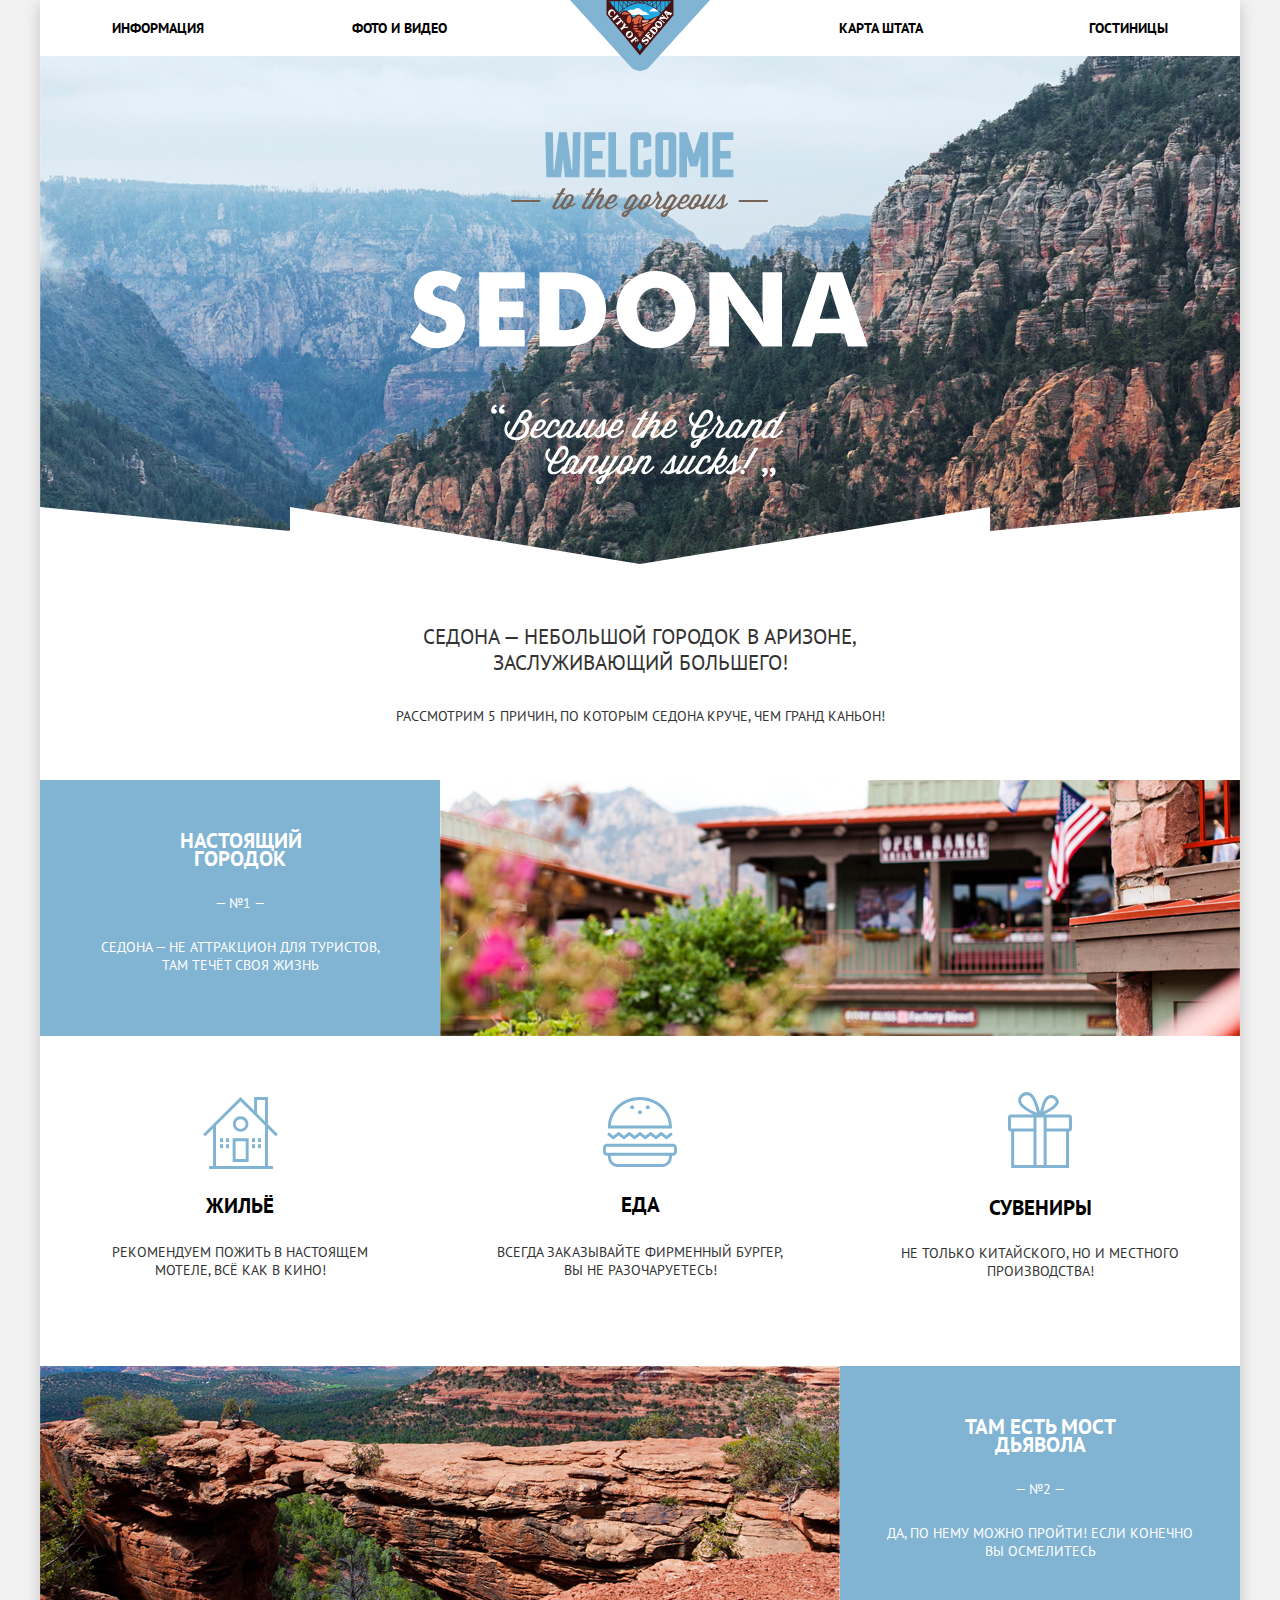
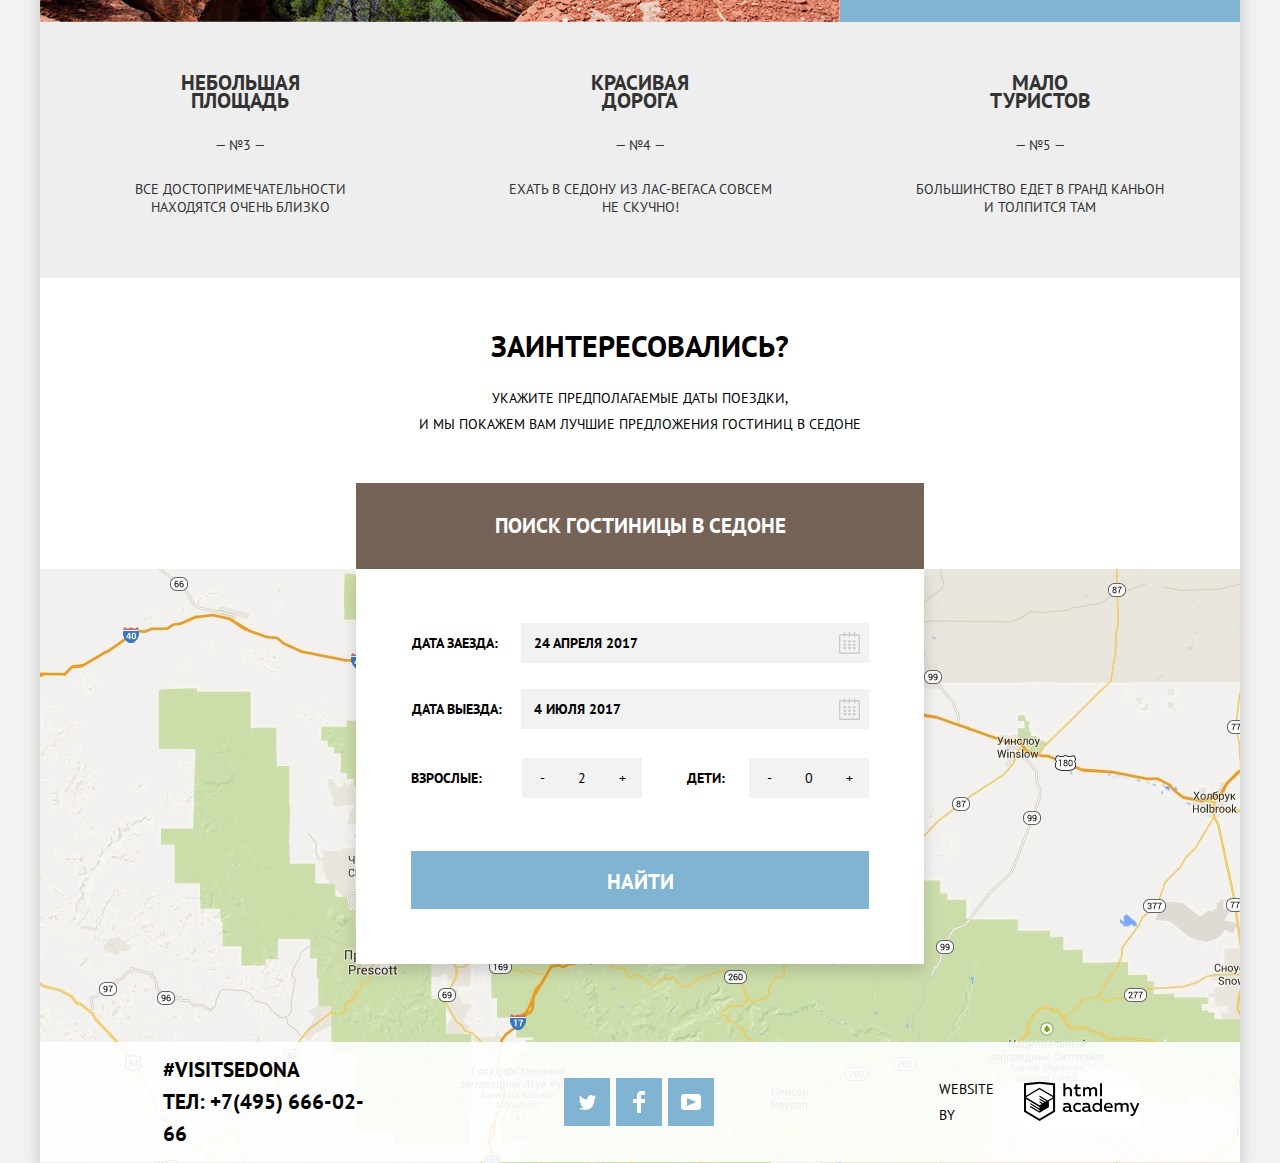
<file: index.html>
<!DOCTYPE html>
<html lang="ru">
  <head>
    <meta charset="utf-8" />
    <title>HTML Academy: Седона</title>
    <link
      href="https://fonts.googleapis.com/css?family=PT+Sans:400,700&display=swap&subset=cyrillic"
      rel="stylesheet"
    />
    <link href="css/normalize.css" rel="stylesheet" />
    <link href="css/style.css" rel="stylesheet" />
  </head>
  <body class="index-page">
    <header class="main-header">
      <nav class="main-navigation">
        <ul class="site-navigation">
          <li><a href="#">Информация</a></li>
          <li><a href="#">Фото и Видео</a></li>
          <li><a href="#">Карта Штата</a></li>
          <li><a href="inner.html">Гостиницы</a></li>
        </ul>
        <a class="main-header-logo" href="index.html"
          ><img src="img/logo.svg" height="72" width="140" alt="Логотип"
        /></a>
      </nav>
    </header>
    <main class="container">
      <div class="wel-inr-desc">
        <div class="intro">
          <h2 class="visually-hidden">Welcome to Sedona</h2>
          <img
            src="img/welcome.svg"
            height="353"
            width="459"
            alt="Приветствие"
          />
        </div>
        <div class="polygon"></div>
        <div class="advantages-intro-main">
          <p class="advantages-intro-1">
            Седона — небольшой городок в Аризоне,<br>
            заслуживающий большего!
          </p>
          <p class="advantages-intro">
            Рассмотрим 5 причин, по которым Седона круче, чем гранд каньон!
          </p>
        </div>
      </div>
      <section class="advantages">
        <div class="advantage-1">
          <p>
            <span class="advantage-header">Настоящий городок</span>
            <span class="advantage-number">— №1 —</span>
            <span class="advantage-text"
              >Седона — не аттракцион для туристов,<br>
              там течёт своя жизнь</span
            >
          </p>
          <span>
            <img
              src="img/content-photo-1.jpg"
              height="256"
              width="800"
              alt="фото дома"
            />
          </span>
        </div>
        <div class="advantage-1-list">
          <ul>
            <li>
              <h3>Жильё</h3>
              <img
                src="img/icon-house.svg"
                height="72"
                width="75"
                alt="иконка дома"
              />
              <p>
                Рекомендуем пожить в настоящем<br>
                мотеле, всё как в кино!
              </p>
            </li>
            <li>
              <h3>Еда</h3>
              <img
                src="img/icon-burger.svg"
                height="70"
                width="74"
                alt="иконка бургера"
              />
              <p>
                Всегда заказывайте фирменный бургер,<br>
                вы не разочаруетесь!
              </p>
            </li>
            <li>
              <h3>Сувениры</h3>
              <img
                src="img/icon-present.svg"
                height="76"
                width="64"
                alt="иконка сувенира"
              />
              <p>
                Не только китайского, но и местного<br>
                производства!
              </p>
            </li>
          </ul>
        </div>
        <div class="advantage-2">
          <p>
            <span class="advantage-header">Там есть Мост дьявола</span>
            <span class="advantage-number">— №2 —</span>
            <span class="advantage-text"
              >Да, по нему можно пройти! Если конечно<br>
              вы осмелитесь</span
            >
          </p>
          <span>
            <img
              src="img/content-photo-2.jpg"
              height="256"
              width="800"
              alt="фото каньена"
            />
          </span>
        </div>
        <div class="container-for-3-4-5">
          <div class="advantage-3">
            <p>
              <span class="advantage-header">Небольшая площадь</span>
              <span class="advantage-number">— №3 —</span>
              <span class="advantage-text"
                >Все достопримечательности<br>
                находятся очень близко</span
              >
            </p>
          </div>
          <div class="advantage-4">
            <p>
              <span class="advantage-header">Красивая дорога</span>
              <span class="advantage-number">— №4 —</span>
              <span class="advantage-text"
                >Ехать в Седону из Лас-Вегаса совсем<br>
                не скучно!</span
              >
            </p>
          </div>
          <div class="advantage-5">
            <p>
              <span class="advantage-header">Мало туристов</span>
              <span class="advantage-number">— №5 —</span>
              <span class="advantage-text"
                >Большинство едет в гранд каньон<br>
                и толпится там</span
              >
            </p>
          </div>
        </div>
      </section>
      <div class="appointment">
        <div class="block-appointment">
          <p class="appointment-info">
            <span>Заинтересовались?</span>
          </p>
          <p>
            Укажите предполагаемые даты поездки,<br>
            и мы покажем вам лучшие предложения гостиниц в седоне
          </p>
          <button class="block-button" type="button">
            Поиск гостиницы в Седоне
          </button>
        </div>
        <div class="form-field">
          <form class="appointment-form" action="#" method="POST">
            <p class="appointment-item">
              <label for="appointment-date-arrive">Дата заезда:</label>
              <input
                id="appointment-date-arrive"
                name="date-arrive"
                value="24 апреля 2017"
              />
              <button type="button">
                <svg
                  class="icon-calendar"
                  xmlns="http://www.w3.org/2000/svg"
                  width="21"
                  height="22"
                  viewBox="0 0 21 22"
                  fill="#cacaca"
                >
                  <path
                    d="M19.251 2.025h-2.845V.648c0-.381-.294-.689-.656-.689-.363 0-.656.308-.656.689v1.377h-3.938V.648c0-.381-.294-.689-.655-.689-.363 0-.657.308-.657.689v1.377H5.906V.648c0-.381-.294-.689-.656-.689-.363 0-.657.308-.657.689v1.377H1.75C.784 2.025 0 2.847 0 3.862v16.302C0 21.179.784 22 1.75 22h17.501c.966 0 1.749-.821 1.749-1.836V3.862c0-1.015-.783-1.837-1.749-1.837zm.437 18.139a.448.448 0 0 1-.437.459H1.75a.45.45 0 0 1-.438-.459V3.862a.45.45 0 0 1 .438-.459h2.844v1.378c0 .381.294.689.657.689.362 0 .656-.308.656-.689V3.403h3.938v1.378c0 .381.294.689.657.689.361 0 .655-.308.655-.689V3.403h3.938v1.378c0 .381.293.689.656.689.362 0 .656-.308.656-.689V3.403h2.845c.241 0 .437.206.437.459v16.302z"
                  />
                  <path
                    d="M4.594 8.225h2.625v2.066H4.594zM4.594 11.668h2.625v2.067H4.594zM4.594 15.112h2.625v2.066H4.594zM9.188 15.112h2.625v2.066H9.188zM9.188 11.668h2.625v2.067H9.188zM9.188 8.225h2.625v2.066H9.188zM13.781 15.112h2.625v2.066h-2.625zM13.781 11.668h2.625v2.067h-2.625zM13.781 8.225h2.625v2.066h-2.625z"
                  />
                </svg>
              </button>
            </p>
            <p class="appointment-item">
              <label for="appointment-date-departure">Дата выезда:</label>
              <input
                id="appointment-date-departure"
                name="date-departure"
                value="4 июля 2017"
              />
              <button type="button">
                <svg
                  class="icon-calendar"
                  xmlns="http://www.w3.org/2000/svg"
                  width="21"
                  height="22"
                  viewBox="0 0 21 22"
                  fill="#cacaca"
                >
                  <path
                    d="M19.251 2.025h-2.845V.648c0-.381-.294-.689-.656-.689-.363 0-.656.308-.656.689v1.377h-3.938V.648c0-.381-.294-.689-.655-.689-.363 0-.657.308-.657.689v1.377H5.906V.648c0-.381-.294-.689-.656-.689-.363 0-.657.308-.657.689v1.377H1.75C.784 2.025 0 2.847 0 3.862v16.302C0 21.179.784 22 1.75 22h17.501c.966 0 1.749-.821 1.749-1.836V3.862c0-1.015-.783-1.837-1.749-1.837zm.437 18.139a.448.448 0 0 1-.437.459H1.75a.45.45 0 0 1-.438-.459V3.862a.45.45 0 0 1 .438-.459h2.844v1.378c0 .381.294.689.657.689.362 0 .656-.308.656-.689V3.403h3.938v1.378c0 .381.294.689.657.689.361 0 .655-.308.655-.689V3.403h3.938v1.378c0 .381.293.689.656.689.362 0 .656-.308.656-.689V3.403h2.845c.241 0 .437.206.437.459v16.302z"
                  />
                  <path
                    d="M4.594 8.225h2.625v2.066H4.594zM4.594 11.668h2.625v2.067H4.594zM4.594 15.112h2.625v2.066H4.594zM9.188 15.112h2.625v2.066H9.188zM9.188 11.668h2.625v2.067H9.188zM9.188 8.225h2.625v2.066H9.188zM13.781 15.112h2.625v2.066h-2.625zM13.781 11.668h2.625v2.067h-2.625zM13.781 8.225h2.625v2.066h-2.625z"
                  />
                </svg>
              </button>
            </p>
            <div class="appointment-wrap">
              <p class="appointment-item-2">
                <label for="appointment-adults">Взрослые:</label>
                <button type="button">-</button>
                <input id="appointment-adults" name="adults" value="2" />
                <button type="button">+</button>
              </p>
              <p class="appointment-item-2">
                <label for="appointment-kids">Дети:</label>
                <button type="button">-</button>
                <input id="appointment-kids" name="kids" value="0" />
                <button type="button">+</button>
              </p>
            </div>
            <div class="submit-btn">
              <button class="submit-btn-1" type="submit">Найти</button>
            </div>
          </form>
        </div>
      </div>
    </main>
    <footer class="main-footer">
      <div class="footer-container">
        <div class="footer-contacts">
          <span>#visitsedona </span>
          <span>Тел: +7(495) 666-02-66</span>
        </div>
        <div class="footer-social">
          <ul>
            <li>
              <a class="social-button" href="#"
                ><span class="visually-hidden">Твиттер</span>
                <svg
                  class="icon-social"
                  fill="#ffffff"
                  version="1.1"
                  xmlns="http://www.w3.org/2000/svg"
                  xmlns:xlink="http://www.w3.org/1999/xlink"
                  x="0px"
                  y="0px"
                  width="17px"
                  height="15px"
                  viewBox="0 0 17 15"
                  enable-background="new 0 0 17 15"
                  xml:space="preserve"
                >
                  <path
                    d="M10.95,0.144c1.685-0.496,2.984,0.27,3.577,1.179c0.673-0.231,1.331-0.481,2.011-0.708
              c-0.004,0.861-0.522,1.513-0.857,1.768c0.685,0.17,1.304-0.491,1.304-0.491c-0.169,1-1.006,1.788-1.563,2.024
              c-0.231,6.75-3.175,11.217-10.077,11.082c-0.522,0,0.075,0-0.446,0c-0.41,0-4.164-0.46-4.898-1.887
              c2.271,0.196,3.893-0.422,4.693-1.177c-0.96-0.3-2.679-0.477-2.979-2.95C2.064,9.09,2.279,9.212,2.905,9.103
              C1.705,8.247,0.374,7.53,0.448,5.33c0.285,0.328,1.067,0.536,1.34,0.472c-0.703-0.241-1.97-3.36-0.894-4.952
              c1.818,1.854,3.735,3.606,7.152,3.773C8.254,2.33,9.183,0.793,10.95,0.144z"
                  />
                </svg>
              </a>
            </li>
            <li>
              <a class="social-button" href="#"
                ><span class="visually-hidden">Фейсбук</span>
                <svg
                  class="icon-social"
                  fill="#ffffff"
                  version="1.1"
                  xmlns="http://www.w3.org/2000/svg"
                  xmlns:xlink="http://www.w3.org/1999/xlink"
                  x="0px"
                  y="0px"
                  width="12px"
                  height="22px"
                  viewBox="0 0 12 22"
                  enable-background="new 0 0 12 22"
                  xml:space="preserve"
                >
                  <path
                    d="M12,4V0H8C5.791,0,4,1.791,4,4v4H0v4h4v10h4V12h4V8H8V4H12z"
                  />
                </svg>
              </a>
            </li>
            <li>
              <a class="social-button" href="#"
                ><span class="visually-hidden">Ютуб</span>
                <svg
                  class="icon-social"
                  fill="#ffffff"
                  version="1.1"
                  id="Layer_1"
                  xmlns="http://www.w3.org/2000/svg"
                  xmlns:xlink="http://www.w3.org/1999/xlink"
                  x="0px"
                  y="0px"
                  width="20px"
                  height="16px"
                  viewBox="0 0 20 16"
                  enable-background="new 0 0 20 16"
                  xml:space="preserve"
                >
                  <path
                    d="M17,0H3C1.35,0,0,1.35,0,3v10c0,1.65,1.35,3,3,3h14c1.65,0,3-1.35,3-3V3C20,1.35,18.65,0,17,0z
              M6.027,11.998V4.002L15.014,8L6.027,11.998z"
                  />
                </svg>
              </a>
            </li>
          </ul>
        </div>
        <p class="footer-copyright">
          <span>Website by</span>
          <a class="button" href="https://htmlacademy.ru/intensive/htmlcss"
            ><svg
              xmlns="http://www.w3.org/2000/svg"
              data-name="Layer 1"
              viewBox="0 0 113 39"
              width="115px"
              height="41px"
              class="icon-a"
              fill="#000000"
            >
              <path
                d="M46.84 28.22a2.07 2.07 0 0 0 .58-.11v1.4a3.41 3.41 0 0 1-1.24.22 1.75 1.75 0 0 1-1.75-1 5.08 5.08 0 0 1-3.3 1.13c-1.59 0-3.06-.87-3.06-2.68 0-2.24 2.08-2.93 3.9-2.93a11.63 11.63 0 0 1 2.28.26v-.31c0-1.09-.8-1.86-2.3-1.86a7.79 7.79 0 0 0-3.15.67v-1.79a10.72 10.72 0 0 1 3.35-.58c2.48 0 4 1.18 4 3.83v3.14a.57.57 0 0 0 .69.61zm-6.76-1.19a1.42 1.42 0 0 0 1.64 1.29 3.56 3.56 0 0 0 2.53-1v-1.51a10.21 10.21 0 0 0-1.9-.22c-1.1.01-2.27.35-2.27 1.45zM53.06 20.62a5.29 5.29 0 0 1 2.7.67v1.79a4.28 4.28 0 0 0-2.42-.73 2.89 2.89 0 1 0 0 5.76 5.26 5.26 0 0 0 2.55-.67v1.8a6.58 6.58 0 0 1-2.9.6 4.42 4.42 0 0 1-4.72-4.54 4.54 4.54 0 0 1 4.79-4.68zM65.84 28.22a2.07 2.07 0 0 0 .58-.11v1.4a3.41 3.41 0 0 1-1.24.22 1.75 1.75 0 0 1-1.75-1 5.08 5.08 0 0 1-3.3 1.13c-1.59 0-3.06-.87-3.06-2.68 0-2.24 2.08-2.93 3.9-2.93a11.63 11.63 0 0 1 2.28.26v-.31c0-1.09-.8-1.86-2.3-1.86a7.79 7.79 0 0 0-3.15.67v-1.79a10.72 10.72 0 0 1 3.35-.58c2.48 0 4 1.18 4 3.83v3.14a.57.57 0 0 0 .69.61zm-6.76-1.19a1.42 1.42 0 0 0 1.64 1.29 3.56 3.56 0 0 0 2.53-1v-1.51a10.21 10.21 0 0 0-1.9-.22c-1.11.01-2.27.35-2.27 1.45zM76.67 16.85v12.76h-1.76v-1.39a4.07 4.07 0 0 1-3.35 1.62 4.62 4.62 0 0 1 0-9.22 4 4 0 0 1 3.15 1.37v-5.14h2zm-4.76 5.48a2.9 2.9 0 0 0 0 5.8 3 3 0 0 0 2.79-1.84v-2.13a3.06 3.06 0 0 0-2.79-1.83zM82.99 20.62c3.48 0 4.68 2.81 4.12 5.34h-6.58c.22 1.57 1.75 2.22 3.35 2.22a6.41 6.41 0 0 0 2.77-.62v1.68a7.5 7.5 0 0 1-3.14.6c-2.68 0-5-1.53-5-4.61a4.39 4.39 0 0 1 4.48-4.61zm.09 1.62a2.39 2.39 0 0 0-2.57 2.26h4.85a2.06 2.06 0 0 0-2.28-2.26zM89.1 29.61v-8.75h1.73v1.09a4 4 0 0 1 2.92-1.33 3 3 0 0 1 2.73 1.4 4.33 4.33 0 0 1 3.06-1.4 3.21 3.21 0 0 1 3.32 3.52v5.47h-2V24.2a1.67 1.67 0 0 0-1.73-1.84 2.94 2.94 0 0 0-2.17 1.18V29.61h-2V24.2a1.67 1.67 0 0 0-1.73-1.84 3.11 3.11 0 0 0-2.32 1.35v5.91h-2zM111.47 20.86h2l-4.1 9.93c-.95 2.28-2.19 3-3.52 3a5 5 0 0 1-1.15-.15v-1.66a3 3 0 0 0 .89.13c.95 0 1.66-.67 2.17-2l.18-.44-4.16-8.82h2.13l3 6.6zM40.66 1.53v5a4 4 0 0 1 2.83-1.2A3.41 3.41 0 0 1 47.1 8.9v5.41h-2V9.15a1.9 1.9 0 0 0-2-2.1 3.08 3.08 0 0 0-2.44 1.46v5.8h-2V1.53h2zM52.43 2.42v3.12h3.17v1.71h-3.17v4c0 1.15.53 1.53 1.66 1.53a4.71 4.71 0 0 0 1.77-.35v1.68a7.14 7.14 0 0 1-2.35.38 2.68 2.68 0 0 1-3-2.88V7.23h-1.6V5.52h1.57V2.88zM58.1 14.29V5.54h1.73v1.09a4 4 0 0 1 2.92-1.33 3 3 0 0 1 2.73 1.4 4.33 4.33 0 0 1 3.06-1.4 3.21 3.21 0 0 1 3.32 3.52v5.47h-2V8.88a1.67 1.67 0 0 0-1.73-1.84 2.94 2.94 0 0 0-2.17 1.18V14.29h-2V8.88a1.67 1.67 0 0 0-1.73-1.84 3.11 3.11 0 0 0-2.32 1.35v5.91h-2zM74.72 1.52h1.95v12.76h-1.95zM15.44.02h-.16L0 1.62v28l15.28 9.09 15.28-9.09v-28zm13.12 28.45l-13.28 7.9L2 28.47V16.99l13.22 7.87v1.43l-9.07-5.4v1.38l9.11 5.47v1.46l-9.1-5.42v1.38l9.11 5.47 9.19-5.5V19.22l4.1-2.45v11.67zm0-13.16l-3.65 2.14-1.68 1-8-4.76v1.38l6.84 4.07h-.06l-.15.09-1 .57-5.64-3.36v1.38l4.45 2.65-1.05.7-3.36-2v1.38l2.21 1.3-2.25 1.35-13.16-7.82 13.17-7.92zm0-1.39L15.21 6.05l-13.2 7.86V3.41l13.28-1.39 13.28 1.39v10.51z"
              />
            </svg>
          </a>
        </p>
      </div>
    </footer>
  </body>
</html>
</file>
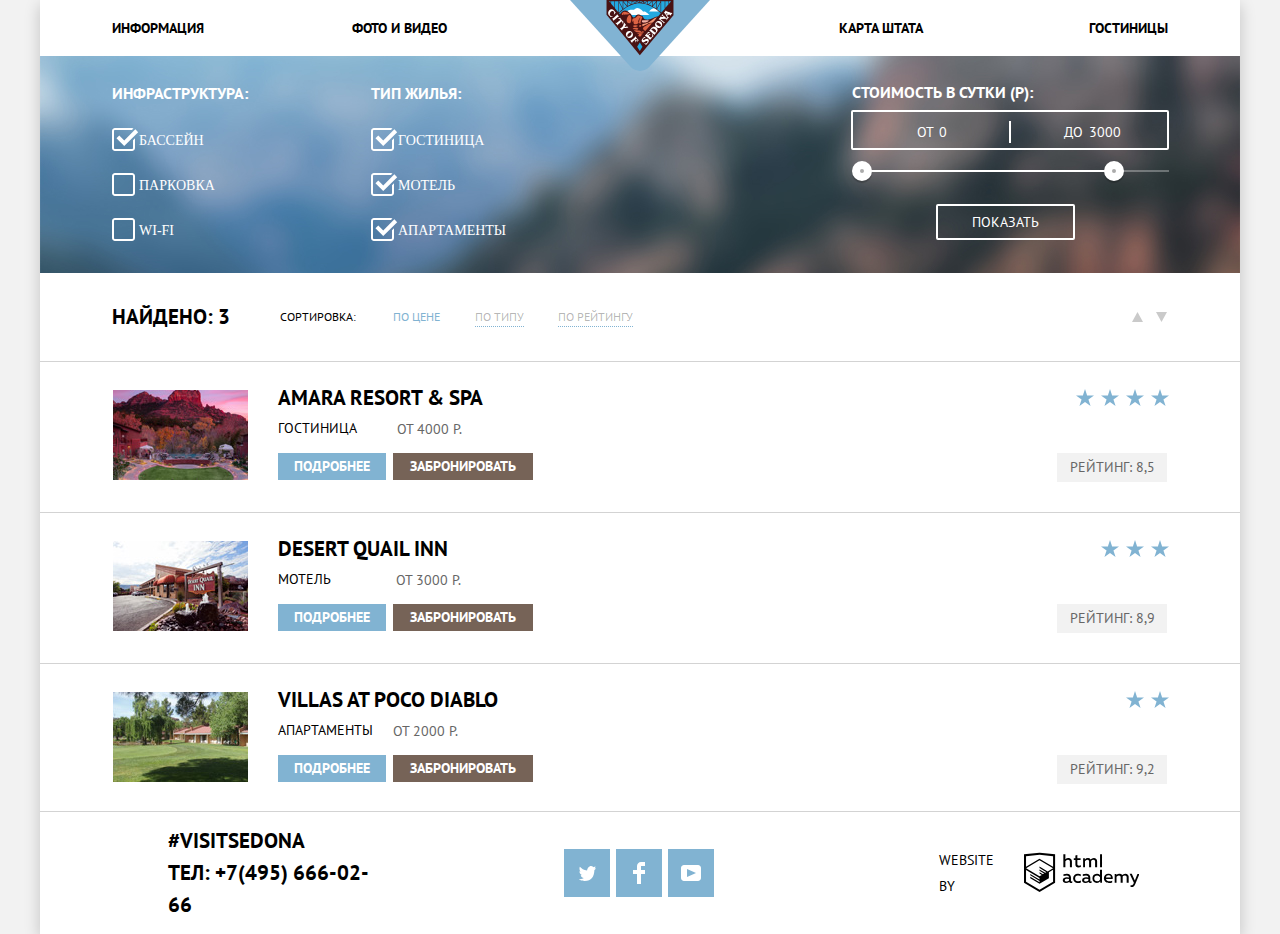
<file: inner.html>
<!DOCTYPE html>
<html lang="ru">
  <head>
    <meta charset="utf-8" />
    <title>HTML Academy: Седона</title>
    <link
      href="https://fonts.googleapis.com/css?family=PT+Sans:400,700&display=swap&subset=cyrillic"
      rel="stylesheet"
    />
    <link href="css/normalize.css" rel="stylesheet" />
    <link href="css/style.css" rel="stylesheet" />
  </head>
  <body>
    <header class="main-header">
      <nav class="main-navigation">
        <ul class="site-navigation">
          <li><a href="inner.html">Информация</a></li>
          <li><a href="#">Фото и Видео</a></li>
          <li><a href="#">Карта Штата</a></li>
          <li><a href="#">Гостиницы</a></li>
        </ul>
        <a class="main-header-logo" href="index.html"
          ><img src="img/logo.svg" height="72" width="140" alt="Логотип"
        /></a>
      </nav>
    </header>
    <main class="inner-page">
      <form class="filter" method="GET" action="#">
        <div class="block-set">
          <div class="block-1">
            <h3>Инфраструктура:</h3>
            <ul>
              <li class="filter-option">Бассейн</li>
              <li class="filter-option">Парковка</li>
              <li class="filter-option">Wi-fi</li>
            </ul>
          </div>
          <div class="block-2">
            <h3>Тип жилья:</h3>
            <ul>
              <li class="filter-option">Гостиница</li>
              <li class="filter-option">Мотель</li>
              <li class="filter-option">Апартаменты</li>
            </ul>
          </div>
          <div class="block-3">
            <div class="filter-title">Стоимость в сутки (Р):</div>
            <div class="input-wrap">
              <label class="min-price"
                >от <input type="number" name="min-price" value="0"
              /></label>
              <label class="max-price"
                >до <input type="number" name="max-price" value="3000"
              /></label>
            </div>
            <div class="price-controls">
              <div class="scale">
                <div class="bar"></div>
              </div>
              <div class="range-toggle range-toggle-min"></div>
              <div class="range-toggle range-toggle-max"></div>
            </div>
            <button class="form-button" type="submit">Показать</button>
          </div>
        </div>
      </form>
      <section class="results">
        <div class="results-1">
          <h3>Найдено: 3</h3>
        </div>
        <div class="results-2">
          <p>Сортировка:</p>
          <ul class="results-2-ul">
            <li>по цене</li>
            <li>по типу</li>
            <li>по рейтингу</li>
          </ul>
        </div>
        <div class="results-3">
          <svg
            class="icon-dir"
            xmlns="http://www.w3.org/2000/svg"
            width="11"
            height="10"
            viewBox="0 0 11 10"
          >
            <path class="icon-dir" fill="#cacaca" d="M5.5 0L0 10h11z" />
          </svg>
          <svg
            class="icon-dir"
            version="1.1"
            xmlns="http://www.w3.org/2000/svg"
            xmlns:xlink="http://www.w3.org/1999/xlink"
            x="0px"
            y="0px"
            width="11px"
            height="10px"
            viewBox="0 0 11 10"
            enable-background="new 0 0 11 10"
            xml:space="preserve"
          >
            <polyline
              class="icon-dir"
              fill="#cacaca"
              points="5.5,10 0,0 11,0 "
            />
          </svg>
        </div>
      </section>
      <div class="accommodation">
        <div class="hotel">
          <img src="img/hotel.jpg" height="90" width="135" alt="фото отеля" />
          <div class="hotel-description">
            <h3>Amara Resort & Spa</h3>
            <p>Гостиница</p>
            <p>от 4000 Р.</p>
            <button type="button">Подробнее</button>
            <button type="button">Забронировать</button>
          </div>
          <div class="hotel-info">
            <img src="img/star.svg" height="17" width="18" alt="звезда" />
            <img src="img/star.svg" height="17" width="18" alt="звезда" />
            <img src="img/star.svg" height="17" width="18" alt="звезда" />
            <img src="img/star.svg" height="17" width="18" alt="звезда" />
            <p>Рейтинг: 8,5</p>
          </div>
        </div>
        <div class="motel">
          <img src="img/motel.jpg" height="90" width="135" alt="фото мотеля" />
          <div class="motel-description">
            <h3>Desert Quail Inn</h3>
            <p>Мотель</p>
            <p>от 3000 Р.</p>
            <button type="button">Подробнее</button>
            <button type="button">Забронировать</button>
          </div>
          <div class="motel-info">
            <img src="img/star.svg" height="17" width="18" alt="звезда" />
            <img src="img/star.svg" height="17" width="18" alt="звезда" />
            <img src="img/star.svg" height="17" width="18" alt="звезда" />
            <p>Рейтинг: 8,9</p>
          </div>
        </div>
        <div class="apartment">
          <img
            src="img/apartments.jpg"
            height="90"
            width="135"
            alt="фото апартаментов"
          />
          <div class="apartment-description">
            <h3>Villas at Poco Diablo</h3>
            <p>Апартаменты</p>
            <p>от 2000 Р.</p>
            <button type="button">Подробнее</button>
            <button type="button">Забронировать</button>
          </div>
          <div class="apartment-info">
            <img src="img/star.svg" height="17" width="18" alt="звезда" />
            <img src="img/star.svg" height="17" width="18" alt="звезда" />
            <p>Рейтинг: 9,2</p>
          </div>
        </div>
      </div>
    </main>
    <footer class="inner-footer">
      <div class="footer-container">
        <div class="footer-contacts">
          <span>#visitsedona </span>
          <span>Тел: +7(495) 666-02-66</span>
        </div>
        <div class="footer-social">
          <ul>
            <li>
              <a class="social-button" href="#"
                ><span class="visually-hidden">Твиттер</span>
                <svg
                  class="icon-social"
                  fill="#ffffff"
                  version="1.1"
                  xmlns="http://www.w3.org/2000/svg"
                  xmlns:xlink="http://www.w3.org/1999/xlink"
                  x="0px"
                  y="0px"
                  width="17px"
                  height="15px"
                  viewBox="0 0 17 15"
                  enable-background="new 0 0 17 15"
                  xml:space="preserve"
                >
                  <path
                    d="M10.95,0.144c1.685-0.496,2.984,0.27,3.577,1.179c0.673-0.231,1.331-0.481,2.011-0.708
             c-0.004,0.861-0.522,1.513-0.857,1.768c0.685,0.17,1.304-0.491,1.304-0.491c-0.169,1-1.006,1.788-1.563,2.024
             c-0.231,6.75-3.175,11.217-10.077,11.082c-0.522,0,0.075,0-0.446,0c-0.41,0-4.164-0.46-4.898-1.887
             c2.271,0.196,3.893-0.422,4.693-1.177c-0.96-0.3-2.679-0.477-2.979-2.95C2.064,9.09,2.279,9.212,2.905,9.103
             C1.705,8.247,0.374,7.53,0.448,5.33c0.285,0.328,1.067,0.536,1.34,0.472c-0.703-0.241-1.97-3.36-0.894-4.952
             c1.818,1.854,3.735,3.606,7.152,3.773C8.254,2.33,9.183,0.793,10.95,0.144z"
                  />
                </svg>
              </a>
            </li>
            <li>
              <a class="social-button" href="#"
                ><span class="visually-hidden">Фейсбук</span>
                <svg
                  class="icon-social"
                  fill="#ffffff"
                  version="1.1"
                  xmlns="http://www.w3.org/2000/svg"
                  xmlns:xlink="http://www.w3.org/1999/xlink"
                  x="0px"
                  y="0px"
                  width="12px"
                  height="22px"
                  viewBox="0 0 12 22"
                  enable-background="new 0 0 12 22"
                  xml:space="preserve"
                >
                  <path
                    d="M12,4V0H8C5.791,0,4,1.791,4,4v4H0v4h4v10h4V12h4V8H8V4H12z"
                  />
                </svg>
              </a>
            </li>
            <li>
              <a class="social-button" href="#"
                ><span class="visually-hidden">Ютуб</span>
                <svg
                  class="icon-social"
                  fill="#ffffff"
                  version="1.1"
                  id="Layer_1"
                  xmlns="http://www.w3.org/2000/svg"
                  xmlns:xlink="http://www.w3.org/1999/xlink"
                  x="0px"
                  y="0px"
                  width="20px"
                  height="16px"
                  viewBox="0 0 20 16"
                  enable-background="new 0 0 20 16"
                  xml:space="preserve"
                >
                  <path
                    d="M17,0H3C1.35,0,0,1.35,0,3v10c0,1.65,1.35,3,3,3h14c1.65,0,3-1.35,3-3V3C20,1.35,18.65,0,17,0z
             M6.027,11.998V4.002L15.014,8L6.027,11.998z"
                  />
                </svg>
              </a>
            </li>
          </ul>
        </div>
        <p class="footer-copyright">
          <span>Website by</span>
          <a class="button" href="https://htmlacademy.ru/intensive/htmlcss"
            ><svg
              xmlns="http://www.w3.org/2000/svg"
              data-name="Layer 1"
              viewBox="0 0 113 39"
              width="115px"
              height="41px"
              class="icon-a"
              fill="#000000"
            >
              <path
                d="M46.84 28.22a2.07 2.07 0 0 0 .58-.11v1.4a3.41 3.41 0 0 1-1.24.22 1.75 1.75 0 0 1-1.75-1 5.08 5.08 0 0 1-3.3 1.13c-1.59 0-3.06-.87-3.06-2.68 0-2.24 2.08-2.93 3.9-2.93a11.63 11.63 0 0 1 2.28.26v-.31c0-1.09-.8-1.86-2.3-1.86a7.79 7.79 0 0 0-3.15.67v-1.79a10.72 10.72 0 0 1 3.35-.58c2.48 0 4 1.18 4 3.83v3.14a.57.57 0 0 0 .69.61zm-6.76-1.19a1.42 1.42 0 0 0 1.64 1.29 3.56 3.56 0 0 0 2.53-1v-1.51a10.21 10.21 0 0 0-1.9-.22c-1.1.01-2.27.35-2.27 1.45zM53.06 20.62a5.29 5.29 0 0 1 2.7.67v1.79a4.28 4.28 0 0 0-2.42-.73 2.89 2.89 0 1 0 0 5.76 5.26 5.26 0 0 0 2.55-.67v1.8a6.58 6.58 0 0 1-2.9.6 4.42 4.42 0 0 1-4.72-4.54 4.54 4.54 0 0 1 4.79-4.68zM65.84 28.22a2.07 2.07 0 0 0 .58-.11v1.4a3.41 3.41 0 0 1-1.24.22 1.75 1.75 0 0 1-1.75-1 5.08 5.08 0 0 1-3.3 1.13c-1.59 0-3.06-.87-3.06-2.68 0-2.24 2.08-2.93 3.9-2.93a11.63 11.63 0 0 1 2.28.26v-.31c0-1.09-.8-1.86-2.3-1.86a7.79 7.79 0 0 0-3.15.67v-1.79a10.72 10.72 0 0 1 3.35-.58c2.48 0 4 1.18 4 3.83v3.14a.57.57 0 0 0 .69.61zm-6.76-1.19a1.42 1.42 0 0 0 1.64 1.29 3.56 3.56 0 0 0 2.53-1v-1.51a10.21 10.21 0 0 0-1.9-.22c-1.11.01-2.27.35-2.27 1.45zM76.67 16.85v12.76h-1.76v-1.39a4.07 4.07 0 0 1-3.35 1.62 4.62 4.62 0 0 1 0-9.22 4 4 0 0 1 3.15 1.37v-5.14h2zm-4.76 5.48a2.9 2.9 0 0 0 0 5.8 3 3 0 0 0 2.79-1.84v-2.13a3.06 3.06 0 0 0-2.79-1.83zM82.99 20.62c3.48 0 4.68 2.81 4.12 5.34h-6.58c.22 1.57 1.75 2.22 3.35 2.22a6.41 6.41 0 0 0 2.77-.62v1.68a7.5 7.5 0 0 1-3.14.6c-2.68 0-5-1.53-5-4.61a4.39 4.39 0 0 1 4.48-4.61zm.09 1.62a2.39 2.39 0 0 0-2.57 2.26h4.85a2.06 2.06 0 0 0-2.28-2.26zM89.1 29.61v-8.75h1.73v1.09a4 4 0 0 1 2.92-1.33 3 3 0 0 1 2.73 1.4 4.33 4.33 0 0 1 3.06-1.4 3.21 3.21 0 0 1 3.32 3.52v5.47h-2V24.2a1.67 1.67 0 0 0-1.73-1.84 2.94 2.94 0 0 0-2.17 1.18V29.61h-2V24.2a1.67 1.67 0 0 0-1.73-1.84 3.11 3.11 0 0 0-2.32 1.35v5.91h-2zM111.47 20.86h2l-4.1 9.93c-.95 2.28-2.19 3-3.52 3a5 5 0 0 1-1.15-.15v-1.66a3 3 0 0 0 .89.13c.95 0 1.66-.67 2.17-2l.18-.44-4.16-8.82h2.13l3 6.6zM40.66 1.53v5a4 4 0 0 1 2.83-1.2A3.41 3.41 0 0 1 47.1 8.9v5.41h-2V9.15a1.9 1.9 0 0 0-2-2.1 3.08 3.08 0 0 0-2.44 1.46v5.8h-2V1.53h2zM52.43 2.42v3.12h3.17v1.71h-3.17v4c0 1.15.53 1.53 1.66 1.53a4.71 4.71 0 0 0 1.77-.35v1.68a7.14 7.14 0 0 1-2.35.38 2.68 2.68 0 0 1-3-2.88V7.23h-1.6V5.52h1.57V2.88zM58.1 14.29V5.54h1.73v1.09a4 4 0 0 1 2.92-1.33 3 3 0 0 1 2.73 1.4 4.33 4.33 0 0 1 3.06-1.4 3.21 3.21 0 0 1 3.32 3.52v5.47h-2V8.88a1.67 1.67 0 0 0-1.73-1.84 2.94 2.94 0 0 0-2.17 1.18V14.29h-2V8.88a1.67 1.67 0 0 0-1.73-1.84 3.11 3.11 0 0 0-2.32 1.35v5.91h-2zM74.72 1.52h1.95v12.76h-1.95zM15.44.02h-.16L0 1.62v28l15.28 9.09 15.28-9.09v-28zm13.12 28.45l-13.28 7.9L2 28.47V16.99l13.22 7.87v1.43l-9.07-5.4v1.38l9.11 5.47v1.46l-9.1-5.42v1.38l9.11 5.47 9.19-5.5V19.22l4.1-2.45v11.67zm0-13.16l-3.65 2.14-1.68 1-8-4.76v1.38l6.84 4.07h-.06l-.15.09-1 .57-5.64-3.36v1.38l4.45 2.65-1.05.7-3.36-2v1.38l2.21 1.3-2.25 1.35-13.16-7.82 13.17-7.92zm0-1.39L15.21 6.05l-13.2 7.86V3.41l13.28-1.39 13.28 1.39v10.51z"
              /></svg
          ></a>
        </p>
      </div>
    </footer>
  </body>
</html>
</file>
<file: css/style.css>
body {
  width: 1200px;
  margin: 0 auto;
  padding: 0;

  font-family: "PT Sans", "Arial", sans-serif;
  font-size: 14px;
  line-height: 26px;
  font-weight: 400;
  color: #000000;
  text-transform: uppercase;
  box-shadow: 0px 5px 15px 0 rgba(0, 1, 1, 0.2), 0 0 0 40px #f2f2f2;
}

.container {
  background-image: url("../img/bg.jpg");
  background-repeat: no-repeat;
  background-position-y: -56px;
}

.inner-page {
  background-image: url("../img/filter-bg.jpg");
  background-repeat: no-repeat;
}

a {
  text-decoration: none;
  color: #000000;
}

.main-header {
  width: 1200px;
  /*Временно*/
  min-height: 56px;
}

.main-navigation {
  display: flex;
  align-items: center;
  min-height: 56px;
}

.adult-kids-width {
  width: 39px;
}

.submit-btn-1 {
  width: 458px;
  min-height: 58px;
  margin: 0 auto;
  padding-top: 5px;

  background-color: #81b3d2;
  color: #ffffff;
  text-transform: uppercase;
  font-weight: 700;
  font-size: 21px;
  border: none;
}

.site-navigation {
  display: flex;
  justify-content: space-around;
  flex-wrap: wrap;
  align-items: center;
  list-style: none;
  width: 1200px;
  margin: 0;
  padding: 0 72px;
  background-color: #ffffff;
}

.site-navigation li:nth-child(3) {
  margin-left: 97px;
}

.main-header-logo {
  position: absolute;
  left: 50%;
  top: 0;
  margin-left: -70px;
}

.wel-inr-desc {
  display: flex;
  flex-direction: column;
  justify-content: start;
  width: 1200px;
}

.intro {
  width: 459px;
  margin-bottom: 22px;
  height: 353px;
  margin-top: 76px;
  margin-left: 370px;
  margin-right: 370px;
}

.polygon {
  width: 1200px;
  height: 57px;
  padding: 0;
  margin: 0;
  border-bottom: 60px solid #ffffff;

  background-image: url("../img/polygon.svg");
}

.advantages {
  width: 1200px;
  display: flex;
  flex-direction: column;
}

.advantages-intro-main {
  display: flex;
  flex-direction: column;
  width: 1200px;
  min-height: 156px;
  padding: 0;
  margin: 0;

  text-align: center;

  background-color: #ffffff;
}

.appointment {
  display: flex;
  width: 1200px;
  flex-direction: column;
}

.block-appointment {
  display: flex;
  flex-direction: column;
  align-items: center;
  width: 1200px;

  text-align: center;
  background-color: #ffffff;
}

.block-appointment-info {
  width: 568px;
  height: 96px;

  outline: 2px dotted #81b3d2;
}

.block-button {
  width: 568px;
  min-height: 86px;
  margin-top: 46px;
  padding: 10px 0;
  color: white;
  text-transform: uppercase;
  font-size: 21px;
  font-weight: 700;
  border: none;

  background-color: #766357;
}

.icon-calendar:hover {
  fill: #000000;
}

.icon-calendar:active {
  fill: #81b3d2;
}
.block-button:active {
  outline: none;
  background-color: #503e33;
  color: rgba(255, 255, 255, 0.3);
}

.form-field {
  display: flex;
  width: 568px;
  min-height: 395px;
  text-align: center;
  box-shadow: 0px 7px 15px 0 rgba(0, 1, 1, 0.15);
  border: none;
  padding: 0;
  margin: 0 auto;
}

.appointment-form fieldset > p {
  display: flex;
  flex-wrap: wrap;
  justify-content: space-between;
  margin: 30px 55px;
}

.appointment-item {
  display: flex;
  justify-content: space-between;
  margin: 0px 55px;
  align-items: center;
}

.appointment-item:last-of-type {
  margin-top: -4px;
}

.appointment-item:last-of-type input {
  margin-left: 19px;
}

.appointment-item input {
  flex-grow: 1;
  padding: 6px 12px;
  margin-left: 23px;
  text-transform: uppercase;
  font: inherit;

  border: 1px solid #f2f2f2;
  background-color: #f2f2f2;
}

.appointment-item input:hover {
  background-color: #ebebeb;
}

.appointment-item input:focus {
  outline: none;
  background-color: #ffffff;
  border: 2px solid #e5e5e5;
}

.appointment-item button {
  padding: 6px 8px;
  text-transform: uppercase;
  justify-content: center;
  font: inherit;

  border: 1px solid #f2f2f2;
  background-color: #f2f2f2;
  outline: none;
  height: 40px;
  line-height: 0;
}

.appointment-item svg {
  vertical-align: middle;
}

.appointment-wrap {
  display: flex;
  margin: 0px 55px;
  justify-content: space-between;
}

.appointment-item-2 {
  margin: 0;
}

.appointment-item label {
  padding-left: 1px;
}

.submit-btn {
  padding-bottom: 55px;
  padding-top: 23px;
}

.appointment-item-2 label {
  margin-right: 40px;
}

.appointment-item-2:last-of-type label {
  margin-right: 24px;
}

.appointment-item-2 input,
.appointment-item-2 button {
  width: 38px;
  min-height: 38px;
  text-align: center;
  padding: 0;
  margin-left: -4px;
  background-color: #f2f2f2;
  border: 1px solid #f2f2f2;
}

.appointment-item-2 button {
  width: 40px;
  min-height: 40px;
}

.appointment-item-2 input:first-of-type:hover,
.appointment-item-2 input:last-of-type:hover,
.appointment-item > button img:last-of-type:hover {
  color: #000000;
}

.appointment-item-2 input:first-of-type:active,
.appointment-item-2
  input:last-of-type:active
  .appointment-item
  > button
  img:last-of-type:active {
  color: #81b3d2;
  outline: none;
}

.appointment-item-2 input:nth-child(2),
.appointment-item-2 input:nth-child(4) {
  color: grey;
}

.submit-btn-1:hover {
  background-color: #669ec0;
}

.submit-btn-1:active {
  background-color: #5496bd;
  color: rgba(255, 255, 255, 0.3);
}

img {
  max-width: 100%;
  height: auto;
}

.main-footer {
  display: flex;
  align-items: flex-end;
  margin-top: -395px;
  color: #000000;

  background-color: #ffffff;

  background-image: url(../img/map.jpg);
  height: 594px;
}

.inner-footer {
  display: flex;
  align-items: flex-end;
  color: #000000;
  margin-top: -3px;

  background-color: #ffffff;
  border-top: 1px solid lightgray;
}
.inner-footer .footer-contacts {
  width: 224px;
  display: flex;
  flex-direction: column;
  margin: 0;
  line-height: 32px;
  margin-left: 128px;
  margin-right: 172px;
  font-size: 21px;
  font-weight: 700;
}

.footer-container {
  display: flex;
  justify-content: center;
  align-items: center;
  width: 1200px;
  margin: 1px auto;

  min-height: 120px;
  background-color: rgba(255, 255, 255, 0.9);
}

.footer-contacts {
  width: 224px;
  display: flex;
  flex-direction: column;
  margin: 0;
  line-height: 32px;
  margin-left: 123px;
  margin-right: 177px;

  font-size: 21px;
  font-weight: 700;
}

.footer-social {
  width: 150px;
}

.icon-social:active {
  opacity: 0.3;
}

.footer-social ul {
  display: flex;
  flex-wrap: wrap;
  justify-content: space-between;
  width: 150px;
  margin: 0 auto;
  padding: 0;
  list-style: none;
}

.footer-copyright {
  display: flex;
  align-items: center;
  width: 200px;
  margin: 0;
  margin-left: auto;
  margin-right: 101px;
}

.footer-copyright .button {
  margin-top: 7px;
  margin-left: 11px;
  background-color: #ffffff;
}

.visually-hidden:not(:focus):not(:active) {
  position: absolute;

  width: 1px;
  height: 1px;
  margin: -1px;
  border: 0;
  padding: 0;

  white-space: nowrap;

  clip-path: inset(100%);
  clip: rect(0 0 0 0);
  overflow: hidden;
}

.site-navigation li {
  width: 239px;
  text-align: left;
  background-color: transparent;
  background-position: top center;
}

.site-navigation li:nth-child(3),
.site-navigation li:nth-child(4) {
  text-align: right;
}

.site-navigation a {
  color: #000000;
  font-weight: bold;
  text-align: center;
}

.site-navigation li:nth-child(3) > a {
  padding-right: 5px;
}

li .grey-nav {
  color: #766357;
}

.site-navigation li:first-of-type a:hover {
  color: #81b3d2;
}

.site-navigation li:first-of-type a:active {
  color: rgba(0, 0, 0, 0.3);
}

.site-navigation li:first-of-type a:visited {
  color: #766357;
}

.visually-hidden {
  position: absolute;
  clip: rect(0 0 0 0);
  width: 1px;
  height: 1px;
  margin: -1px;
}

.advantages h1 {
  font-size: 21px;
  font-weight: 700;
  line-height: 26px;
  text-align: center;
  color: #000000;

  background-color: #ffffff;
}

.advantages p {
  display: flex;
  flex-direction: column;
  margin: 52px auto;
  font-size: 14px;
  align-items: center;
  text-align: center;
  line-height: 18px;
  color: #333333;
}

.advantage-1 span,
.advantage-2 span {
  color: #ffffff;
}

.advantage-1 img,
.advantage-2 img {
  height: 100%;
}

.advantage-1,
.advantage-2,
.advantage-3,
.advantage-4,
.advantage-5 {
  width: 1200px;
  display: flex;
  height: 256px;
  background-color: #81b3d2;
}

.advantage-1 .advantage-header,
.advantage-3 .advantage-header,
.advantage-4 .advantage-header,
.advantage-5 .advantage-header {
  width: 120px;
}

.advantage-2 .advantage-header {
  width: 151px;
}

.advantage-2 {
  flex-direction: row-reverse;
}
.container-for-3-4-5 {
  display: flex;
  width: 1200px;
  min-height: 256px;
  margin-bottom: 40px;
}

.advantage-3,
.advantage-4,
.advantage-5 {
  display: flex;
  width: 400px;
  min-height: 256px;
  background-color: #eeeeee;
}

.advantage-header {
  font-weight: 700;
  font-size: 21px;
}

.advantage-number {
  padding-top: 26px;
  padding-bottom: 26px;
}

.advantage-1-list {
  width: 1200px;
  display: flex;
}

.advantage-1-list ul {
  width: 1200px;
  min-height: 330px;
  display: flex;
  padding-left: 0;
  margin: auto;
  justify-content: space-around;
  align-items: center;
  list-style: none;
}
.advantage-1-list li {
  width: 400px;
  min-height: 185px;
  display: flex;
  flex-direction: column;
  justify-content: space-around;
  align-items: center;
  list-style: none;
  margin-top: -26px;
}
.advantage-1-list h3 {
  font-size: 21px;
}

.advantage-1-list img {
  order: -1;
  object-fit: contain;
}

.advantage-1-list p {
  font-size: 14px;
  color: #333333;
  margin: 0;
}

.advantage-1-list li:nth-child(3) > img {
  position: relative;
  top: -4px;
}

.advantages-intro-1 {
  font-size: 21px;
  line-height: 26px;
  margin: 0 auto;
  color: #333333;
  text-align: center;
  background-color: #ffffff;
}

.advantages-intro {
  font-size: 14px;
  line-height: 26px;
  margin: 0 auto;
  margin-top: 27px;
  color: #333333;
  text-align: center;

  background-color: #ffffff;
}

.appointment-info {
  margin: 0 auto;
  padding: 15px 0;
  font-size: 14px;
  text-align: center;
  color: #333333;

  background-color: #ffffff;
}

.appointment-info ~ p {
  margin: 0 auto;
  margin-top: 5px;
}

.appointment-info span {
  font-size: 30px;
  font-weight: bold;
  color: #000000;
}

.appointment-form {
  display: flex;
  flex-direction: column;
  justify-content: space-between;
  padding-top: 54px;
  width: 568px;
  background-color: #ffffff;
  font-size: 14px;
  font-weight: 700;
}

.social-button {
  display: flex;
  align-items: center;
  justify-content: center;
  width: 46px;
  height: 48px;

  background-color: #81b3d2;
}

.social-button:hover {
  background-color: #669ec0;
}

.social-button:active {
  background-color: #5496bd;
}

.icon-a:hover {
  fill: #81b3d2;
}
.icon-a:active:active {
  fill: #bdbbbc;
}

.filter {
  color: #ffffff;
}

.block-set {
  display: flex;
  min-height: 217px;
  justify-content: space-between;
}

.block-set li {
  display: flex;

  padding-bottom: 13px;
  list-style: none;
}

.block-1 {
  margin: 8px 30px -10px 72px;
}

.block-1 h3 {
  margin-bottom: 22px;
}

.block-2 {
  margin-right: 171px;
  margin-bottom: -10px;
}

.block-2 h3 {
  margin-top: 24px;
  margin-bottom: 22px;
}

.block-1 ul,
.block-2 ul {
  font-family: PTSans;
  padding: 0;
}

.block-1 li:first-of-type::before,
.block-2 li::before {
  content: url(../img/checkbox-on.svg);
  filter: invert(1);
}

.block-1 li:not(:first-of-type)::before {
  content: url(../img/checkbox-off.svg);
  padding-right: 4px;
  filter: invert(1);
}

.filter-option label {
  padding-left: 10px;
}

.block-3 {
  display: flex;
  flex-direction: column;
  width: 330px;
  margin: 25px 70px;
}

.filter-title {
  margin-bottom: 10px;
  padding: 1px 12px;
  text-align: left;

  font-weight: 600;
  font-size: 16px;
  line-height: 21px;
}

.input-wrap {
  width: 314px;
  position: relative;
  left: 11px;
  top: -4px;

  height: 36px;
  margin-bottom: 16px;

  font-size: 0;

  border: 2px solid #ffffff;
  border-radius: 2px;
}

.input-wrap::after {
  content: "";
  position: absolute;
  top: 55%;
  left: 50%;

  width: 2px;
  height: 22px;

  background: #ffffff;
  transform: translate(-50%, -50%);
}

.input-wrap label {
  display: inline-block;

  font-size: 14px;
  line-height: 38px;
  vertical-align: top;

  cursor: pointer;
}

.input-wrap .min-price,
.input-wrap .max-price {
  width: 83px;
  padding-left: 64px;
}

.input-wrap input {
  width: 50px;
  margin: 0;

  color: inherit;
  font: inherit;

  background: none;
  border: none;
}

.range-controls {
  position: relative;

  margin-bottom: 32px;
}

.price-controls {
  position: relative;

  margin-bottom: 32px;
}

.price-controls .scale {
  position: relative;
  width: 316px;
  left: 13px;
  height: 2px;

  background: rgba(255, 255, 255, 0.3);
}

.price-controls .bar {
  width: 80%;
  height: 2px;

  background: #ffffff;
}

.range-toggle {
  position: absolute;
  top: -9px;

  width: 4px;
  height: 4px;

  background: #ababab;
  border: 8px solid #ffffff;
  border-radius: 50%;
  box-shadow: 0 2px 1px 0 rgba(0, 1, 1, 0.2);
  cursor: pointer;
}
.range-toggle:hover {
  background: #1c4f80;
}

.range-toggle-min {
  left: 12px;
}

.range-toggle-max {
  left: 80%;
}

.form-button {
  display: block;
  margin: 0 auto;
  padding: 6px 34px;

  font-size: 14px;
  line-height: 20px;
  color: #ffffff;
  text-transform: uppercase;

  background: transparent;
  border: 2px solid #ffffff;
  border-radius: 2px;
  cursor: pointer;
}

.form-button:hover {
  color: #000000;

  background: #ffffff;
}

.results {
  width: 1200px;
  padding: 14px 0;
  background-color: #ffffff;
  display: flex;
  justify-content: space-between;
  align-items: center;
  border-bottom: 1px solid lightgrey;
}

.results-1 {
  margin-left: 70px;
  flex-grow: 1;
}

.results-1 h3 {
  font-size: 21px;
  margin: 17px 2px;
}

.results-2 {
  display: flex;
  align-items: center;
  flex-grow: 10;

  font-size: 12px;
}

.results-2-ul {
  width: 300px;
  list-style: none;
  display: flex;
  justify-content: space-around;
  color: #81b3d2;
  padding: 0;
}

.results-2-ul li:not(:first-child) {
  height: 22px;
  border-bottom: 1px dotted #81b3d2;
  color: rgba(0, 0, 0, 0.3);
}

.results-2-ul li:first-of-type {
  margin-left: 20px;
}

.results-2-ul li:last-of-type {
  margin-right: 5px;
}

.results-2-ul li:last-of-type:active {
  border-bottom: none;
  color: #000000;
}

.results-2-ul li:last-of-type:hover {
  border-bottom: 1px dotted #81b3d2;
  color: #81b3d2;
}

.results-3 {
  margin-right: 73px;
}

.results-3 svg:first-child {
  padding-right: 9px;
}

.results-3 .icon-dir:hover {
  fill: #000000;
}

.results-3 .icon-dir:active {
  fill: #81b3d2;
}

.accommodation {
  display: flex;
  flex-direction: column;
  background-color: #ffffff;
}

.hotel img,
.motel img,
.apartment img {
  margin-top: -5px;
}

.hotel {
  min-height: 150px;
  padding: 0 73px;
  display: flex;
  border-bottom: 1px solid lightgrey;
  align-items: center;
}

.hotel-description {
  margin-left: 30px;
  margin-right: 517px;
  min-height: 90px;
  display: flex;
  flex-wrap: wrap;
}

.hotel-description button {
  min-height: 27px;
  position: relative;
  top: -10px;
  padding: 0 17px;
  background-color: #766357;
  color: #ffffff;
  text-transform: uppercase;
  font-weight: 700;
  border: none;
}

.hotel-description button:first-of-type {
  margin-right: 7px;
  padding: 0px 16px;
  background-color: #81b3d2;
}

.hotel-info {
  display: flex;
  width: 300px;
  flex-wrap: wrap;
  justify-content: flex-end;
  align-content: space-between;
  min-height: 90px;
}

.hotel .hotel-info > p {
  margin-top: 50px;
  padding: 0;
  margin: 0;
  text-align: center;
  padding: 5px 10px;

  background-color: #f2f2f2;
}

.hotel .hotel-info > img,
.motel .motel-info > img,
.apartment .apartment-info > img {
  position: relative;
  top: 2px;
  left: 9px;
  padding-right: 7px;
}

.motel {
  min-height: 150px;
  padding: 0 73px;
  display: flex;
  border-bottom: 1px solid lightgrey;
  align-items: center;
}

.motel-description {
  margin-left: 30px;
  margin-right: 517px;
  min-height: 90px;
  display: flex;
  flex-wrap: wrap;
}

.motel-description button {
  min-height: 27px;
  position: relative;
  top: -10px;
  padding: 0 17px;
  background-color: #766357;
  color: #ffffff;
  text-transform: uppercase;
  font-weight: 700;
  border: none;
}

.motel-description button:first-of-type {
  margin-right: 7px;
  padding: 0px 16px;
  background-color: #81b3d2;
}

.motel-info {
  display: flex;
  width: 290px;
  flex-wrap: wrap;
  justify-content: flex-end;
  align-content: space-between;
  min-height: 90px;
}

.motel .motel-info > p {
  margin-top: 50px;
  padding: 0;
  margin: 0;
  text-align: center;
  padding: 5px 10px;

  background-color: #f2f2f2;
}

.apartment {
  min-height: 150px;
  padding: 0 73px;
  display: flex;
  align-items: center;
}

.apartment-description {
  margin-left: 30px;
  margin-right: 517px;
  min-height: 90px;
  display: flex;
  flex-wrap: wrap;
}

.apartment-description button {
  min-height: 27px;
  position: relative;
  top: -10px;
  padding: 0 17px;
  background-color: #766357;
  color: #ffffff;
  text-transform: uppercase;
  font-weight: 700;
  border: none;
}

.apartment-description button:first-of-type {
  margin-right: 7px;
  padding: 0px 16px;
  background-color: #81b3d2;
}

.apartment-info {
  display: flex;
  width: 290px;
  flex-wrap: wrap;
  justify-content: flex-end;
  align-content: space-between;
  min-height: 90px;
}

.apartment .apartment-info > p {
  margin-top: 50px;
  padding: 0;
  margin: 0;
  text-align: center;
  padding: 5px 10px;

  background-color: #f2f2f2;
}

.hotel h3,
.motel h3,
.apartment h3 {
  font-size: 21px;
  margin: 0;
  margin-bottom: 52px;
  text-align: left;
  line-height: 26px;
  color: #000000;
}

.motel h3 {
  margin-right: 30px;
}

.hotel p {
  margin: -48px 27px;
  margin-left: 0;
}

.motel p {
  margin: -48px 27px;
  margin-left: 0;
  padding-right: 25px;
}
.apartment p {
  margin: -48px 27px;
  margin-left: 0;
  margin-right: 6px;
  padding-right: 1px;
}

.hotel p:last-of-type,
.motel p:last-of-type,
.apartment p:last-of-type {
  font-size: 14px;
  line-height: 19px;
  padding: 5px 12px 5px 13px;
  text-align: center;
  color: #666666;
}

.hotel button:first-of-type:hover {
  background-color: #669ec0;
}
.hotel button:first-of-type:active {
  background-color: #5496bd;
  color: rgba(255, 255, 255, 0.3);
  border: none;
}

.hotel button:last-of-type:hover {
  background-color: #604e43;
}
.hotel button:last-of-type:active {
  background-color: #503e33;
  color: rgba(255, 255, 255, 0.3);
  border: none;
  outline: none;
}

.hotel-description h3:hover {
  color: #81b3d2;
}

.hotel-description h3:active {
  color: rgba(0, 0, 0, 0.3);
}

.motel button:first-of-type:hover {
  background-color: #669ec0;
}
.motel button:first-of-type:active {
  background-color: #5496bd;
  color: rgba(255, 255, 255, 0.3);
  border: none;
}

.motel button:last-of-type:hover {
  background-color: #604e43;
}
.motel button:last-of-type:active {
  background-color: #503e33;
  color: rgba(255, 255, 255, 0.3);
  border: none;
  outline: none;
}

.motel-description h3:hover {
  color: #81b3d2;
}

.motel-description h3:active {
  color: rgba(0, 0, 0, 0.3);
}

.apartment button:first-of-type:hover {
  background-color: #669ec0;
}
.apartment button:first-of-type:active {
  background-color: #5496bd;
  color: rgba(255, 255, 255, 0.3);
  border: none;
}

.apartment button:last-of-type:hover {
  background-color: #604e43;
}
.apartment button:last-of-type:active {
  background-color: #503e33;
  color: rgba(255, 255, 255, 0.3);
  border: none;
  outline: none;
}

.apartment-description h3:hover {
  color: #81b3d2;
}

.apartment-description h3:active {
  color: rgba(0, 0, 0, 0.3);
}
</file>
